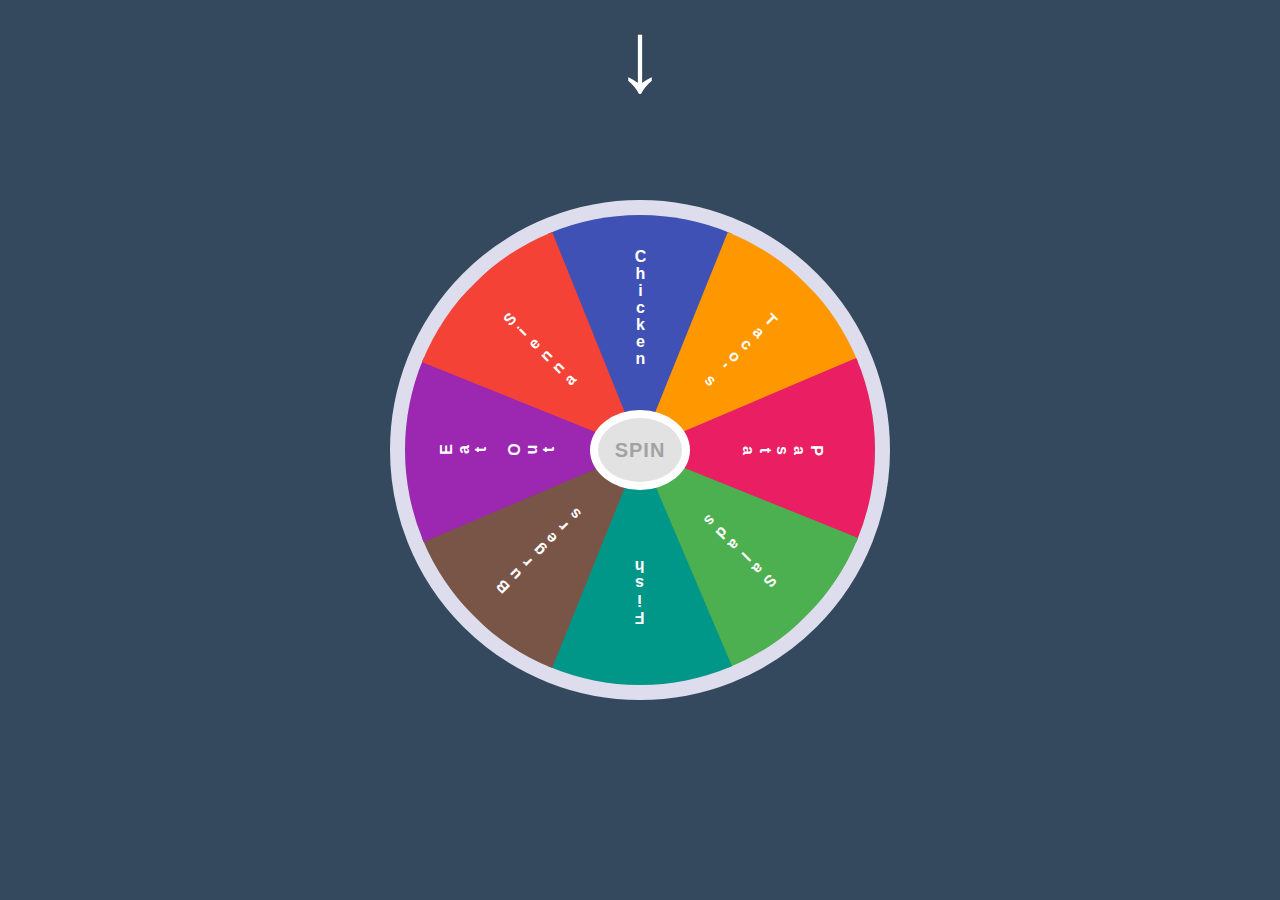
<file: index.html>
<!doctype html>
<html lang="en">
<head>
	<title>Dinner Wheel</title>
	<meta charset="UTF-8">
	<meta name="viewport" content="width=device-width, initial-scale=1.0">
<!--CSS File Location --> 
    <link rel="stylesheet" type="text/css" href="./css/main.css">
</head>

<body>
	
<!--For Down Arrow Location / Information --> 	
	<span class="arrow"></span>

<!--Spin Button Location / Information --> 	
	<button id="spin">Spin</button>

<!--Wheel Details Location / Information --> 
	<div class="container">
	
	<a href="./choices/one/one.html">
        <div class="one">Chicken</div>
	</a>

	<a href="https://yahoo.com">
        <div class="two">Taco's</div>
	</a>

	<a href="https://google.com">
		<div class="three">Pasta</div>
	</a>
	
	<a href="https://yahoo.com">
		<div class="four">Salads</div>
	</a>

	<a href="https://google.com">
        <div class="five">Fish</div>
	</a>

	<a href="https://yahoo.com">
        <div class="six">Burgers</div>
	</a>

	<a href="https://google.com">
		<div class="seven">Eat Out</div>
	</a>
	
	<a href="https://yahoo.com">
		<div class="eight">Sienna</div>
	</a>

</div>

<!--Java File Location --> 
    <script src="./java/main.js"></script>

</body>
</html>
</file>
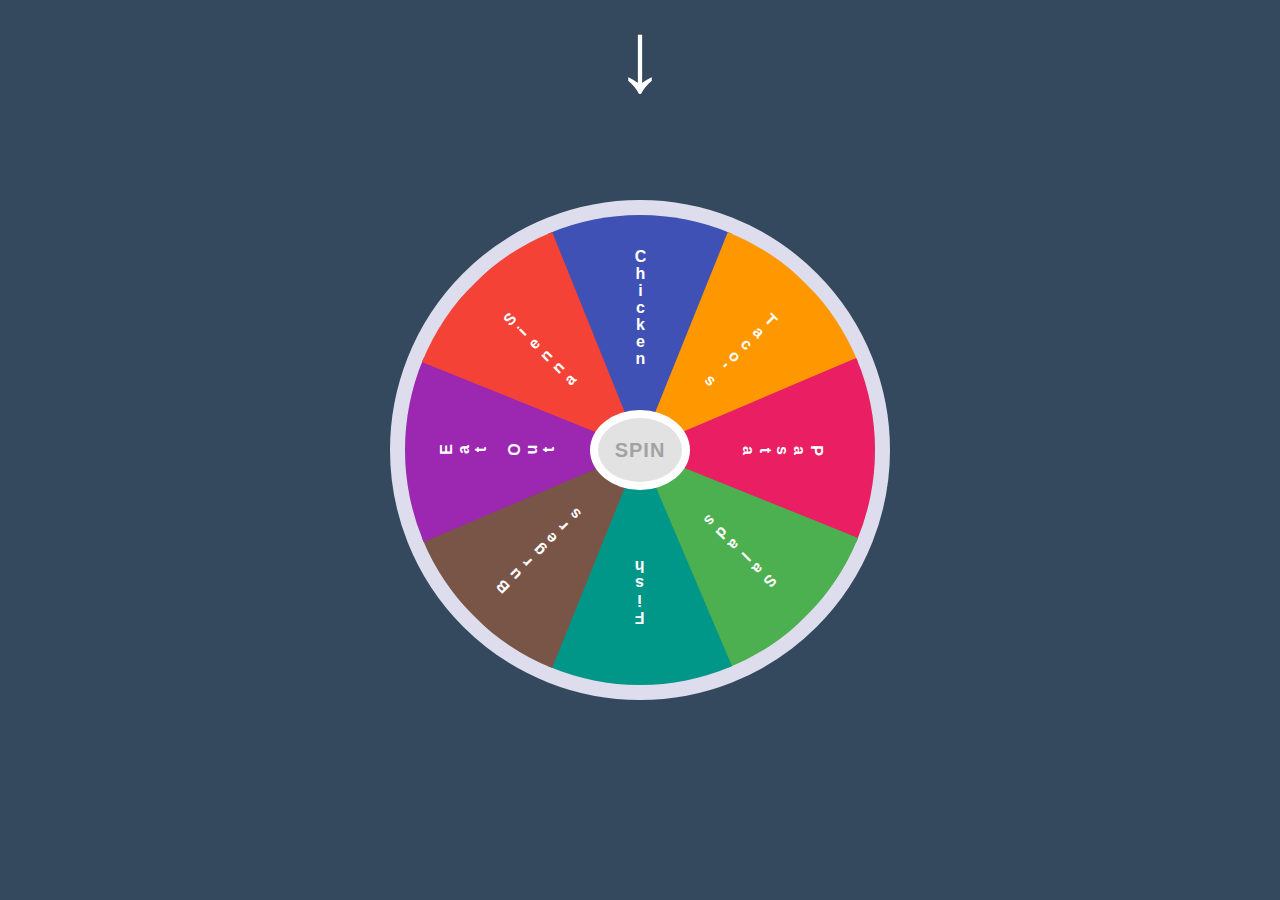
<file: choices/one/one.html>
<!doctype html>
<html lang="en">
<head>
	<title>Dinner Wheel</title>
	<meta charset="UTF-8">
	<meta name="viewport" content="width=device-width, initial-scale=1.0">
<!--CSS File Location --> 
    <link rel="stylesheet" type="text/css" href="./css/main.css">
</head>

<body>
	
<!--For Down Arrow Location / Information --> 	
	<span class="arrow"></span>

<!--Spin Button Location / Information --> 	
	<button id="spin">Spin</button>

<!--Wheel Details Location / Information --> 
	<div class="container">
	
	<a href="https://google.com">
        <div class="one">Chicken</div>
	</a>

	<a href="https://yahoo.com">
        <div class="two">Taco's</div>
	</a>

	<a href="https://google.com">
		<div class="three">Pasta</div>
	</a>
	
	<a href="https://yahoo.com">
		<div class="four">Salads</div>
	</a>

	<a href="https://google.com">
        <div class="five">Fish</div>
	</a>

	<a href="https://yahoo.com">
        <div class="six">Burgers</div>
	</a>

	<a href="https://google.com">
		<div class="seven">Eat Out</div>
	</a>
	
	<a href="https://yahoo.com">
		<div class="eight">Sienna</div>
	</a>

</div>

<!--Java File Location --> 
    <script src="./java/main.js"></script>

</body>
</html>
</file>
<file: css/main.css>
*{
	box-sizing:border-box;
}

body{
	margin:0;
	padding:0;
	background-color: #34495e;
	display:flex;
	align-items:center;
	justify-content: center;
	height:100vh;
	overflow:hidden;
}

.container{
	width:500px;
	height:500px;
	background-color: #ccc;
	border-radius:50%;
	border:15px solid #dde;
	position: relative;
	overflow: hidden;
	transition: 5s;
}

.container div{
	height:50%;
	width:200px;
	position: absolute;
	clip-path: polygon(100% 0 , 50% 100% , 0 0 );
	transform:translateX(-50%);
	transform-origin:bottom;
	text-align:center;
    writing-mode: vertical-rl;
    text-orientation: upright;	
    display:flex;
	text-indent: -50px;
	align-items: center;
	justify-content: center;
	font-size:16px;
	font-weight:bold;
	font-family:sans-serif;
	color:#fff;
	left:135px;
}

.container .one{
	background-color: #3f51b5;
	left:50%;
}
.container .two{
	background-color: #ff9800;
	transform: rotate(45deg);	
}
.container .three{
	background-color: #e91e63;
	transform:rotate(90deg);
}
.container .four{
	background-color: #4caf50;
	transform: rotate(135deg);
}
.container .five{
	background-color: #009688;
	transform: rotate(180deg);
}
.container .six{
	background-color: #795548;
	transform: rotate(225deg);
}
.container .seven{
	background-color: #9c27b0;
	transform: rotate(270deg);
}
.container .eight{
	background-color: #f44336;
	transform: rotate(315deg);
}

.arrow{
	position: absolute;
	top:0;
	left:50%;
	transform: translateX(-50%);
	color:#fff;
}

.arrow::before{
	content:"\2193";
	font-size:100px;
}

#spin{
	position: absolute;
	top:50%;
	left:50%;
	transform:translate(-50%,-50%);
	z-index:10;
	background-color: #e2e2e2;
	text-transform: uppercase;
	border:8px solid #fff;
	font-weight:bold;
	font-size:20px;
	color:#a2a2a2;
	width: 100px;
	height: 80px;
	font-family: sans-serif;
	border-radius:50%;
	cursor: pointer;
	outline:none;
	letter-spacing: 1px;
}

.blur {
	animation: blur 10s;
  }
  
  @keyframes blur {
	0% {
	  filter: blur(1.5px);
	}
	80% {
	  filter: blur(1.5px);
	}
	100% {
	  filter: blur(0px);
	}
  }  

  .tooltip {
	position: relative;
	display: inline-block;
	border-bottom: 1px dotted black;
  }
  
  .tooltip .tooltiptext {
	visibility: hidden;
	width: 120px;
	background-color: black;
	color: #fff;
	text-align: center;
	border-radius: 6px;
	padding: 5px 0;
  
	/* Position the tooltip */
	position: absolute;
	z-index: 1;
  }
</file>
<file: choices/one/css/main.css>
*{
	box-sizing:border-box;
}

body{
	margin:0;
	padding:0;
	background-color: #34495e;
	display:flex;
	align-items:center;
	justify-content: center;
	height:100vh;
	overflow:hidden;
}

.container{
	width:500px;
	height:500px;
	background-color: #ccc;
	border-radius:50%;
	border:15px solid #dde;
	position: relative;
	overflow: hidden;
	transition: 5s;
}

.container div{
	height:50%;
	width:200px;
	position: absolute;
	clip-path: polygon(100% 0 , 50% 100% , 0 0 );
	transform:translateX(-50%);
	transform-origin:bottom;
	text-align:center;
    writing-mode: vertical-rl;
    text-orientation: upright;	
    display:flex;
	text-indent: -50px;
	align-items: center;
	justify-content: center;
	font-size:16px;
	font-weight:bold;
	font-family:sans-serif;
	color:#fff;
	left:135px;
}

.container .one{
	background-color: #3f51b5;
	left:50%;
}
.container .two{
	background-color: #ff9800;
	transform: rotate(45deg);	
}
.container .three{
	background-color: #e91e63;
	transform:rotate(90deg);
}
.container .four{
	background-color: #4caf50;
	transform: rotate(135deg);
}
.container .five{
	background-color: #009688;
	transform: rotate(180deg);
}
.container .six{
	background-color: #795548;
	transform: rotate(225deg);
}
.container .seven{
	background-color: #9c27b0;
	transform: rotate(270deg);
}
.container .eight{
	background-color: #f44336;
	transform: rotate(315deg);
}

.arrow{
	position: absolute;
	top:0;
	left:50%;
	transform: translateX(-50%);
	color:#fff;
}

.arrow::before{
	content:"\2193";
	font-size:100px;
}

#spin{
	position: absolute;
	top:50%;
	left:50%;
	transform:translate(-50%,-50%);
	z-index:10;
	background-color: #e2e2e2;
	text-transform: uppercase;
	border:8px solid #fff;
	font-weight:bold;
	font-size:20px;
	color:#a2a2a2;
	width: 100px;
	height: 80px;
	font-family: sans-serif;
	border-radius:50%;
	cursor: pointer;
	outline:none;
	letter-spacing: 1px;
}

.blur {
	animation: blur 10s;
  }
  
  @keyframes blur {
	0% {
	  filter: blur(1.5px);
	}
	80% {
	  filter: blur(1.5px);
	}
	100% {
	  filter: blur(0px);
	}
  }  

  .tooltip {
	position: relative;
	display: inline-block;
	border-bottom: 1px dotted black;
  }
  
  .tooltip .tooltiptext {
	visibility: hidden;
	width: 120px;
	background-color: black;
	color: #fff;
	text-align: center;
	border-radius: 6px;
	padding: 5px 0;
  
	/* Position the tooltip */
	position: absolute;
	z-index: 1;
  }
</file>
